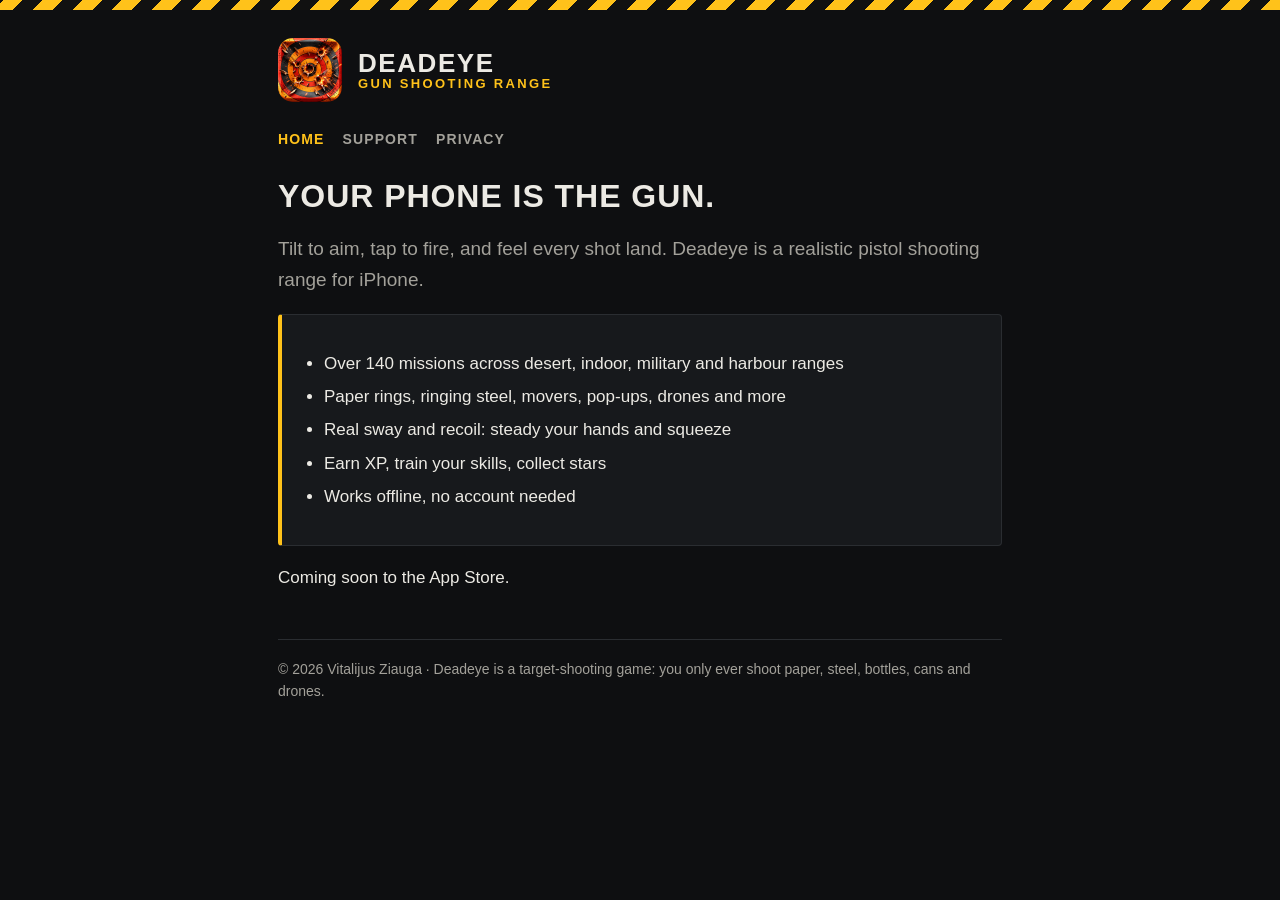
<file: index.html>
<!doctype html><html lang="en"><head><meta charset="utf-8"><meta name="viewport" content="width=device-width,initial-scale=1">
<title>Deadeye: Gun Shooting Range</title><meta name="description" content="Deadeye is a realistic pistol shooting range for iPhone. Tilt to aim, tap to fire."><link rel="icon" href="/icon.png"><link rel="stylesheet" href="/style.css"></head>
<body><div class="stripes"></div><div class="wrap">
<header><img src="/icon.png" alt="Deadeye app icon"><div class="brand">Deadeye<small>Gun Shooting Range</small></div></header>
<nav><a href="/" class="on">Home</a><a href="/support/" class="">Support</a><a href="/privacy/" class="">Privacy</a></nav>
<h1>Your phone is the gun.</h1>
<p class="lead">Tilt to aim, tap to fire, and feel every shot land. Deadeye is a realistic pistol shooting range for iPhone.</p>
<div class="card">
<ul>
<li>Over 140 missions across desert, indoor, military and harbour ranges</li>
<li>Paper rings, ringing steel, movers, pop-ups, drones and more</li>
<li>Real sway and recoil: steady your hands and squeeze</li>
<li>Earn XP, train your skills, collect stars</li>
<li>Works offline, no account needed</li>
</ul>
</div>
<p>Coming soon to the App Store.</p>
<footer>© 2026 Vitalijus Ziauga · Deadeye is a target-shooting game: you only ever shoot paper, steel, bottles, cans and drones.</footer>
</div></body></html>
</file>
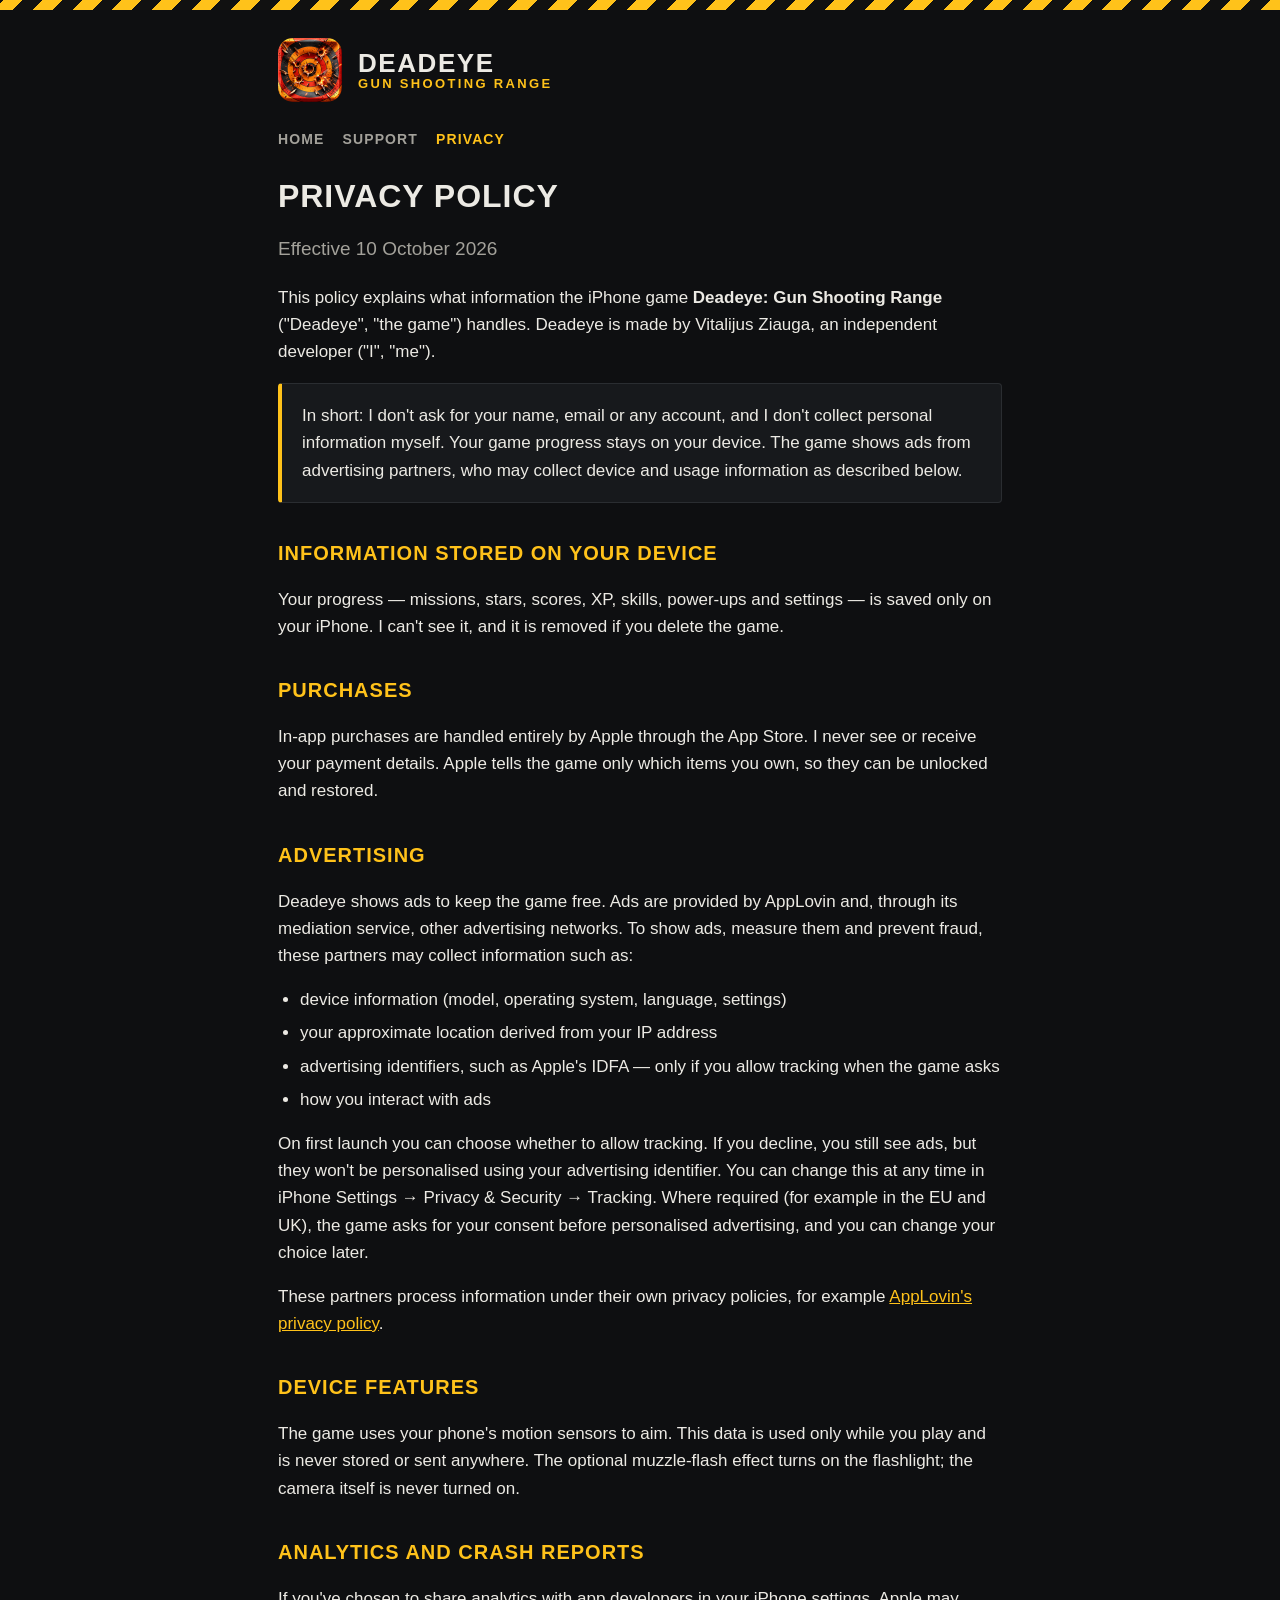
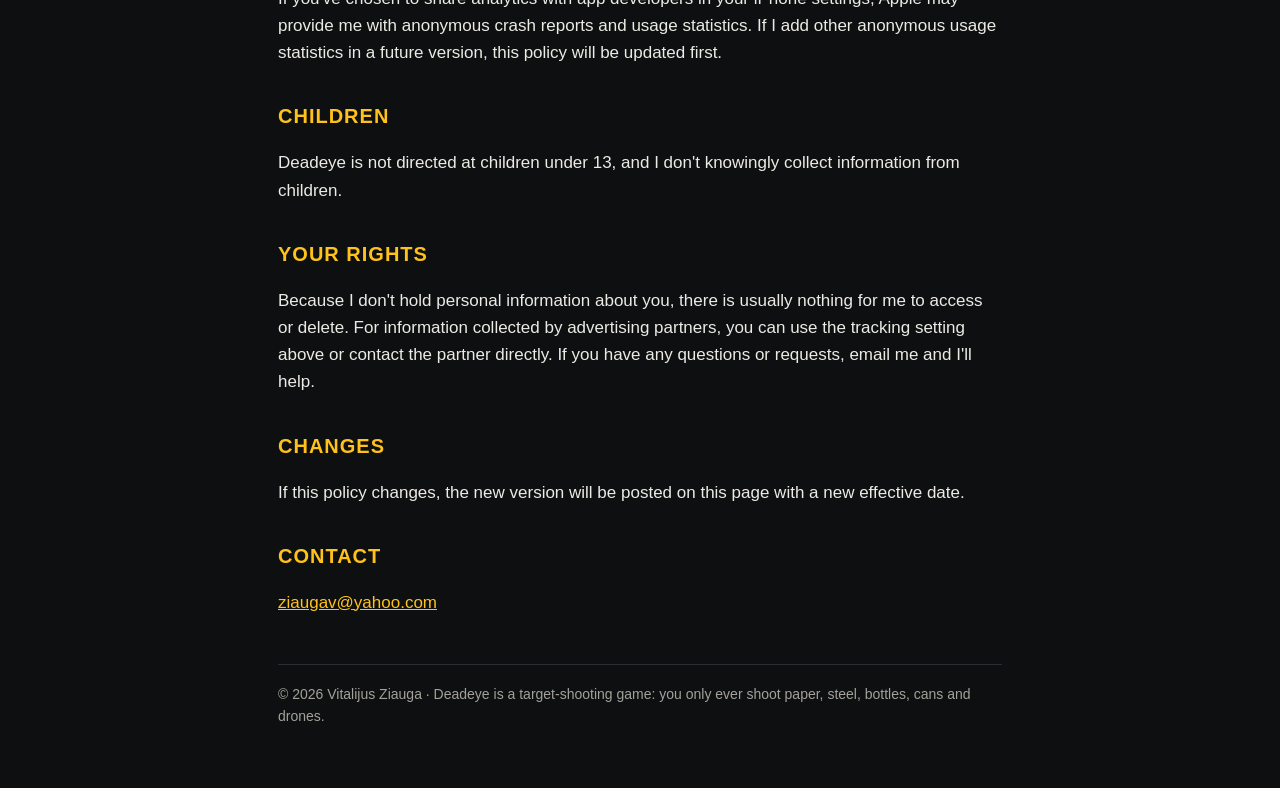
<file: privacy/index.html>
<!doctype html><html lang="en"><head><meta charset="utf-8"><meta name="viewport" content="width=device-width,initial-scale=1">
<title>Privacy Policy · Deadeye</title><meta name="description" content="Privacy policy for Deadeye: Gun Shooting Range."><link rel="icon" href="/icon.png"><link rel="stylesheet" href="/style.css"></head>
<body><div class="stripes"></div><div class="wrap">
<header><img src="/icon.png" alt="Deadeye app icon"><div class="brand">Deadeye<small>Gun Shooting Range</small></div></header>
<nav><a href="/" class="">Home</a><a href="/support/" class="">Support</a><a href="/privacy/" class="on">Privacy</a></nav>
<h1>Privacy Policy</h1>
<p class="lead">Effective 10 October 2026</p>
<p>This policy explains what information the iPhone game <strong>Deadeye: Gun Shooting Range</strong> ("Deadeye", "the game") handles. Deadeye is made by Vitalijus Ziauga, an independent developer ("I", "me").</p>
<div class="card">In short: I don't ask for your name, email or any account, and I don't collect personal information myself. Your game progress stays on your device. The game shows ads from advertising partners, who may collect device and usage information as described below.</div>
<h2>Information stored on your device</h2>
<p>Your progress — missions, stars, scores, XP, skills, power-ups and settings — is saved only on your iPhone. I can't see it, and it is removed if you delete the game.</p>
<h2>Purchases</h2>
<p>In-app purchases are handled entirely by Apple through the App Store. I never see or receive your payment details. Apple tells the game only which items you own, so they can be unlocked and restored.</p>
<h2>Advertising</h2>
<p>Deadeye shows ads to keep the game free. Ads are provided by AppLovin and, through its mediation service, other advertising networks. To show ads, measure them and prevent fraud, these partners may collect information such as:</p>
<ul>
<li>device information (model, operating system, language, settings)</li>
<li>your approximate location derived from your IP address</li>
<li>advertising identifiers, such as Apple's IDFA — only if you allow tracking when the game asks</li>
<li>how you interact with ads</li>
</ul>
<p>On first launch you can choose whether to allow tracking. If you decline, you still see ads, but they won't be personalised using your advertising identifier. You can change this at any time in iPhone Settings → Privacy &amp; Security → Tracking. Where required (for example in the EU and UK), the game asks for your consent before personalised advertising, and you can change your choice later.</p>
<p>These partners process information under their own privacy policies, for example <a href="https://www.applovin.com/privacy/">AppLovin's privacy policy</a>.</p>
<h2>Device features</h2>
<p>The game uses your phone's motion sensors to aim. This data is used only while you play and is never stored or sent anywhere. The optional muzzle-flash effect turns on the flashlight; the camera itself is never turned on.</p>
<h2>Analytics and crash reports</h2>
<p>If you've chosen to share analytics with app developers in your iPhone settings, Apple may provide me with anonymous crash reports and usage statistics. If I add other anonymous usage statistics in a future version, this policy will be updated first.</p>
<h2>Children</h2>
<p>Deadeye is not directed at children under 13, and I don't knowingly collect information from children.</p>
<h2>Your rights</h2>
<p>Because I don't hold personal information about you, there is usually nothing for me to access or delete. For information collected by advertising partners, you can use the tracking setting above or contact the partner directly. If you have any questions or requests, email me and I'll help.</p>
<h2>Changes</h2>
<p>If this policy changes, the new version will be posted on this page with a new effective date.</p>
<h2>Contact</h2>
<p><a href="mailto:ziaugav@yahoo.com">ziaugav@yahoo.com</a></p>
<footer>© 2026 Vitalijus Ziauga · Deadeye is a target-shooting game: you only ever shoot paper, steel, bottles, cans and drones.</footer>
</div></body></html>
</file>
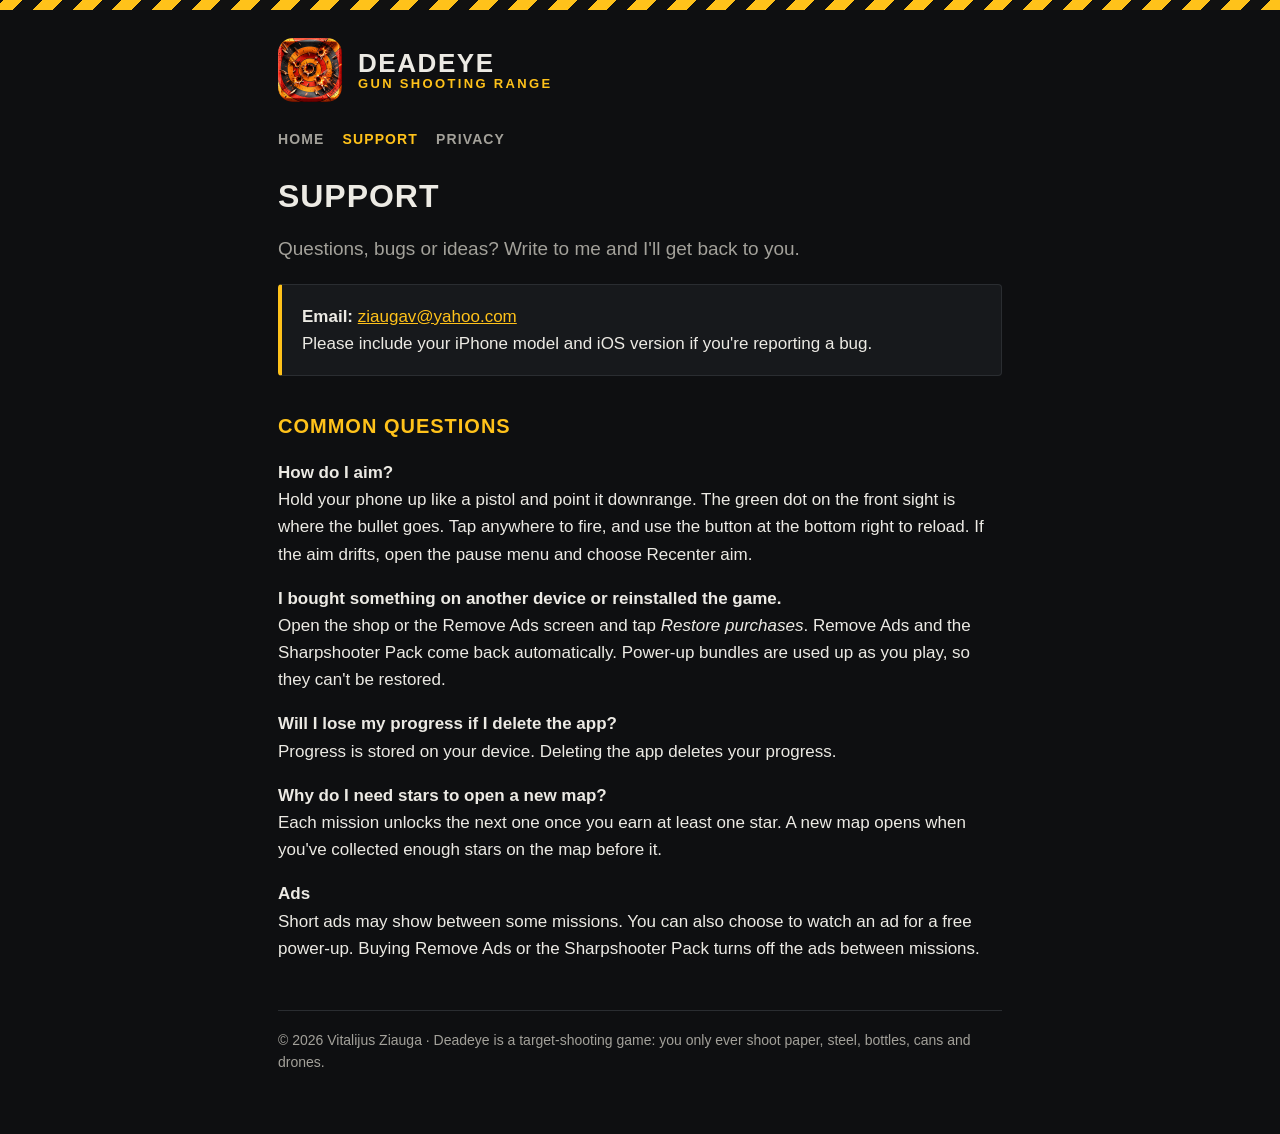
<file: support/index.html>
<!doctype html><html lang="en"><head><meta charset="utf-8"><meta name="viewport" content="width=device-width,initial-scale=1">
<title>Support · Deadeye</title><meta name="description" content="Help and contact for Deadeye: Gun Shooting Range."><link rel="icon" href="/icon.png"><link rel="stylesheet" href="/style.css"></head>
<body><div class="stripes"></div><div class="wrap">
<header><img src="/icon.png" alt="Deadeye app icon"><div class="brand">Deadeye<small>Gun Shooting Range</small></div></header>
<nav><a href="/" class="">Home</a><a href="/support/" class="on">Support</a><a href="/privacy/" class="">Privacy</a></nav>
<h1>Support</h1>
<p class="lead">Questions, bugs or ideas? Write to me and I'll get back to you.</p>
<div class="card"><strong>Email:</strong> <a href="mailto:ziaugav@yahoo.com">ziaugav@yahoo.com</a><br>Please include your iPhone model and iOS version if you're reporting a bug.</div>
<h2>Common questions</h2>
<p><strong>How do I aim?</strong><br>Hold your phone up like a pistol and point it downrange. The green dot on the front sight is where the bullet goes. Tap anywhere to fire, and use the button at the bottom right to reload. If the aim drifts, open the pause menu and choose Recenter aim.</p>
<p><strong>I bought something on another device or reinstalled the game.</strong><br>Open the shop or the Remove Ads screen and tap <em>Restore purchases</em>. Remove Ads and the Sharpshooter Pack come back automatically. Power-up bundles are used up as you play, so they can't be restored.</p>
<p><strong>Will I lose my progress if I delete the app?</strong><br>Progress is stored on your device. Deleting the app deletes your progress.</p>
<p><strong>Why do I need stars to open a new map?</strong><br>Each mission unlocks the next one once you earn at least one star. A new map opens when you've collected enough stars on the map before it.</p>
<p><strong>Ads</strong><br>Short ads may show between some missions. You can also choose to watch an ad for a free power-up. Buying Remove Ads or the Sharpshooter Pack turns off the ads between missions.</p>
<footer>© 2026 Vitalijus Ziauga · Deadeye is a target-shooting game: you only ever shoot paper, steel, bottles, cans and drones.</footer>
</div></body></html>
</file>
<file: style.css>
:root{--bg:#0e0f11;--panel:#17191c;--text:#eceae4;--muted:#a3a19a;--gold:#ffc21a;--gold2:#e3a000;--line:#2a2d31}
*{box-sizing:border-box}html{-webkit-text-size-adjust:100%}
body{margin:0;background:var(--bg);color:var(--text);font:17px/1.6 -apple-system,BlinkMacSystemFont,"Segoe UI",Roboto,Helvetica,Arial,sans-serif}
a{color:var(--gold)}
.stripes{height:10px;background:repeating-linear-gradient(-45deg,var(--gold) 0 14px,#111 14px 28px)}
.wrap{max-width:760px;margin:0 auto;padding:28px 18px 60px}
header{display:flex;align-items:center;gap:16px;margin-bottom:26px}
header img{width:64px;height:64px;border-radius:15px}
.brand{font-weight:900;letter-spacing:.06em;font-size:26px;text-transform:uppercase;line-height:1.1}
.brand small{display:block;color:var(--gold);font-size:13px;letter-spacing:.18em}
nav{display:flex;gap:18px;flex-wrap:wrap;margin:6px 0 28px;font-weight:700;text-transform:uppercase;font-size:14px;letter-spacing:.08em}
nav a{color:var(--muted);text-decoration:none}nav a.on,nav a:hover{color:var(--gold)}
h1{font-size:32px;line-height:1.15;margin:0 0 10px;text-transform:uppercase;letter-spacing:.03em}
h2{font-size:20px;margin:34px 0 8px;color:var(--gold);text-transform:uppercase;letter-spacing:.05em}
.lead{color:var(--muted);font-size:19px}
.card{background:var(--panel);border:1px solid var(--line);border-left:4px solid var(--gold);padding:18px 20px;margin:18px 0;border-radius:4px}
ul{padding-left:22px}li{margin:6px 0}
.btn{display:inline-block;background:linear-gradient(var(--gold),var(--gold2));color:#111;font-weight:900;text-decoration:none;padding:12px 20px;border-radius:6px;text-transform:uppercase;letter-spacing:.05em}
footer{color:var(--muted);font-size:14px;border-top:1px solid var(--line);margin-top:48px;padding-top:18px}
</file>
